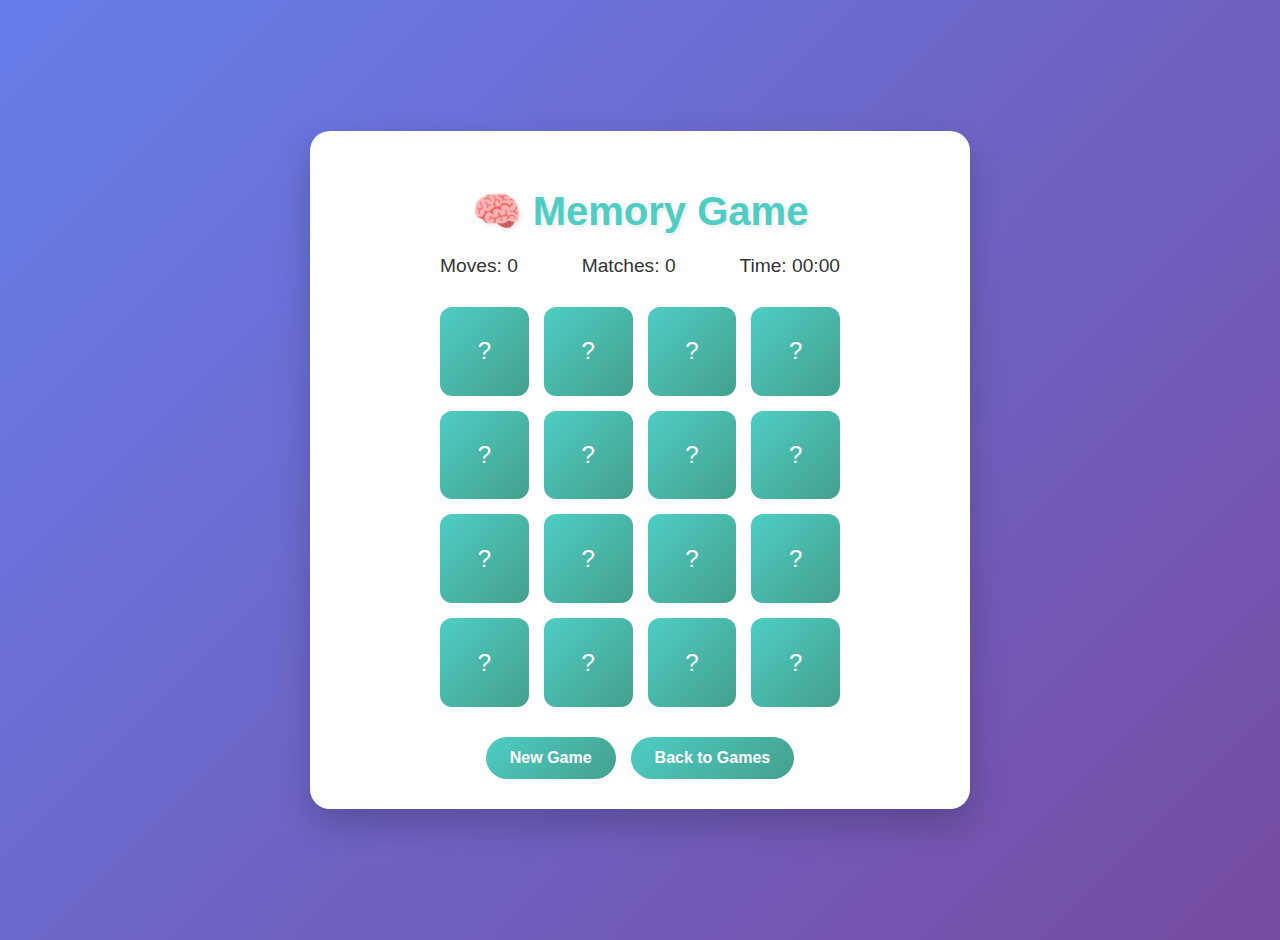
<file: memory.html>
<!DOCTYPE html>
<html lang="en">
<head>
    <meta charset="UTF-8">
    <meta name="viewport" content="width=device-width, initial-scale=1.0">
    <title>Memory Game</title>
    <style>
        body {
            margin: 0;
            padding: 20px;
            background: linear-gradient(135deg, #667eea 0%, #764ba2 100%);
            font-family: 'Arial', sans-serif;
            min-height: 100vh;
            display: flex;
            justify-content: center;
            align-items: center;
        }
        
        .game-container {
            background: white;
            border-radius: 20px;
            padding: 30px;
            box-shadow: 0 15px 35px rgba(0,0,0,0.2);
            text-align: center;
            max-width: 600px;
            width: 100%;
        }
        
        .game-title {
            color: #4ECDC4;
            font-size: 2.5rem;
            margin-bottom: 20px;
            text-shadow: 2px 2px 4px rgba(0,0,0,0.1);
        }
        
        .game-stats {
            display: flex;
            justify-content: space-between;
            margin-bottom: 30px;
            font-size: 1.2rem;
            color: #333;
            max-width: 400px;
            margin-left: auto;
            margin-right: auto;
            margin-bottom: 30px;
        }
        
        .memory-grid {
            display: grid;
            grid-template-columns: repeat(4, 1fr);
            gap: 15px;
            max-width: 400px;
            margin: 0 auto 30px;
        }
        
        .memory-card {
            aspect-ratio: 1;
            background: linear-gradient(135deg, #4ECDC4, #44A08D);
            border-radius: 12px;
            cursor: pointer;
            transition: all 0.3s ease;
            display: flex;
            justify-content: center;
            align-items: center;
            font-size: 2rem;
            color: white;
            position: relative;
            overflow: hidden;
        }
        
        .memory-card:hover {
            transform: scale(1.05);
            box-shadow: 0 8px 25px rgba(0,0,0,0.2);
        }
        
        .memory-card.flipped {
            background: white;
            color: #333;
            border: 3px solid #4ECDC4;
        }
        
        .memory-card.matched {
            background: linear-gradient(135deg, #00C851, #007E33);
            cursor: default;
            animation: pulse 0.6s ease-in-out;
        }
        
        .memory-card:not(.flipped) .card-content {
            display: none;
        }
        
        .card-back {
            position: absolute;
            top: 50%;
            left: 50%;
            transform: translate(-50%, -50%);
            font-size: 1.5rem;
        }
        
        .flipped .card-back {
            display: none;
        }
        
        .controls {
            display: flex;
            gap: 15px;
            justify-content: center;
            flex-wrap: wrap;
        }
        
        .control-btn {
            background: linear-gradient(135deg, #4ECDC4, #44A08D);
            color: white;
            border: none;
            padding: 12px 24px;
            border-radius: 25px;
            font-size: 1rem;
            cursor: pointer;
            transition: all 0.3s ease;
            font-weight: bold;
        }
        
        .control-btn:hover {
            transform: translateY(-2px);
            box-shadow: 0 5px 15px rgba(0,0,0,0.2);
        }
        
        .win-message {
            position: fixed;
            top: 50%;
            left: 50%;
            transform: translate(-50%, -50%);
            background: rgba(255, 255, 255, 0.95);
            padding: 40px;
            border-radius: 20px;
            text-align: center;
            box-shadow: 0 20px 50px rgba(0,0,0,0.3);
            display: none;
            z-index: 1000;
        }
        
        .win-message h2 {
            color: #4ECDC4;
            margin-bottom: 15px;
        }
        
        @keyframes pulse {
            0%, 100% { transform: scale(1); }
            50% { transform: scale(1.1); }
        }
        
        @media (max-width: 480px) {
            .memory-grid {
                max-width: 300px;
                gap: 10px;
            }
            
            .memory-card {
                font-size: 1.5rem;
            }
            
            .game-stats {
                flex-direction: column;
                gap: 10px;
            }
        }
    </style>
</head>
<body>
    <div class="game-container">
        <h1 class="game-title">🧠 Memory Game</h1>
        
        <div class="game-stats">
            <div>Moves: <span id="moves">0</span></div>
            <div>Matches: <span id="matches">0</span></div>
            <div>Time: <span id="timer">00:00</span></div>
        </div>
        
        <div class="memory-grid" id="gameGrid"></div>
        
        <div class="controls">
            <button class="control-btn" onclick="startGame()">New Game</button>
            <button class="control-btn" onclick="window.close()">Back to Games</button>
        </div>
        
        <div class="win-message" id="winMessage">
            <h2>🎉 Congratulations!</h2>
            <p>You completed the game!</p>
            <p>Moves: <span id="finalMoves"></span></p>
            <p>Time: <span id="finalTime"></span></p>
            <button class="control-btn" onclick="startGame()">Play Again</button>
        </div>
    </div>

    <script>
        const symbols = ['🌟', '🎨', '🚀', '🎵', '🌈', '⚡', '🔥', '💎'];
        let cards = [];
        let flippedCards = [];
        let matches = 0;
        let moves = 0;
        let gameTime = 0;
        let timer = null;
        let gameStarted = false;
        
        function shuffleArray(array) {
            const shuffled = [...array];
            for (let i = shuffled.length - 1; i > 0; i--) {
                const j = Math.floor(Math.random() * (i + 1));
                [shuffled[i], shuffled[j]] = [shuffled[j], shuffled[i]];
            }
            return shuffled;
        }
        
        function createCards() {
            const cardPairs = [...symbols, ...symbols];
            return shuffleArray(cardPairs);
        }
        
        function createCardElement(symbol, index) {
            const card = document.createElement('div');
            card.className = 'memory-card';
            card.dataset.index = index;
            card.dataset.symbol = symbol;
            card.innerHTML = `
                <div class="card-back">?</div>
                <div class="card-content">${symbol}</div>
            `;
            card.addEventListener('click', flipCard);
            return card;
        }
        
        function flipCard(e) {
            const card = e.currentTarget;
            
            if (!gameStarted) {
                startTimer();
                gameStarted = true;
            }
            
            if (card.classList.contains('flipped') || 
                card.classList.contains('matched') || 
                flippedCards.length >= 2) {
                return;
            }
            
            card.classList.add('flipped');
            flippedCards.push(card);
            
            if (flippedCards.length === 2) {
                moves++;
                document.getElementById('moves').textContent = moves;
                
                setTimeout(checkMatch, 1000);
            }
        }
        
        function checkMatch() {
            const [card1, card2] = flippedCards;
            
            if (card1.dataset.symbol === card2.dataset.symbol) {
                card1.classList.add('matched');
                card2.classList.add('matched');
                matches++;
                document.getElementById('matches').textContent = matches;
                
                if (matches === symbols.length) {
                    endGame();
                }
            } else {
                card1.classList.remove('flipped');
                card2.classList.remove('flipped');
            }
            
            flippedCards = [];
        }
        
        function startTimer() {
            timer = setInterval(() => {
                gameTime++;
                const minutes = Math.floor(gameTime / 60);
                const seconds = gameTime % 60;
                document.getElementById('timer').textContent = 
                    `${minutes.toString().padStart(2, '0')}:${seconds.toString().padStart(2, '0')}`;
            }, 1000);
        }
        
        function endGame() {
            clearInterval(timer);
            document.getElementById('finalMoves').textContent = moves;
            document.getElementById('finalTime').textContent = document.getElementById('timer').textContent;
            document.getElementById('winMessage').style.display = 'block';
        }
        
        function startGame() {
            cards = createCards();
            matches = 0;
            moves = 0;
            gameTime = 0;
            gameStarted = false;
            flippedCards = [];
            
            if (timer) {
                clearInterval(timer);
                timer = null;
            }
            
            document.getElementById('moves').textContent = '0';
            document.getElementById('matches').textContent = '0';
            document.getElementById('timer').textContent = '00:00';
            document.getElementById('winMessage').style.display = 'none';
            
            const gameGrid = document.getElementById('gameGrid');
            gameGrid.innerHTML = '';
            
            cards.forEach((symbol, index) => {
                const cardElement = createCardElement(symbol, index);
                gameGrid.appendChild(cardElement);
            });
        }
        
        // Initialize game
        startGame();
    </script>
</body>
</html>
</file>
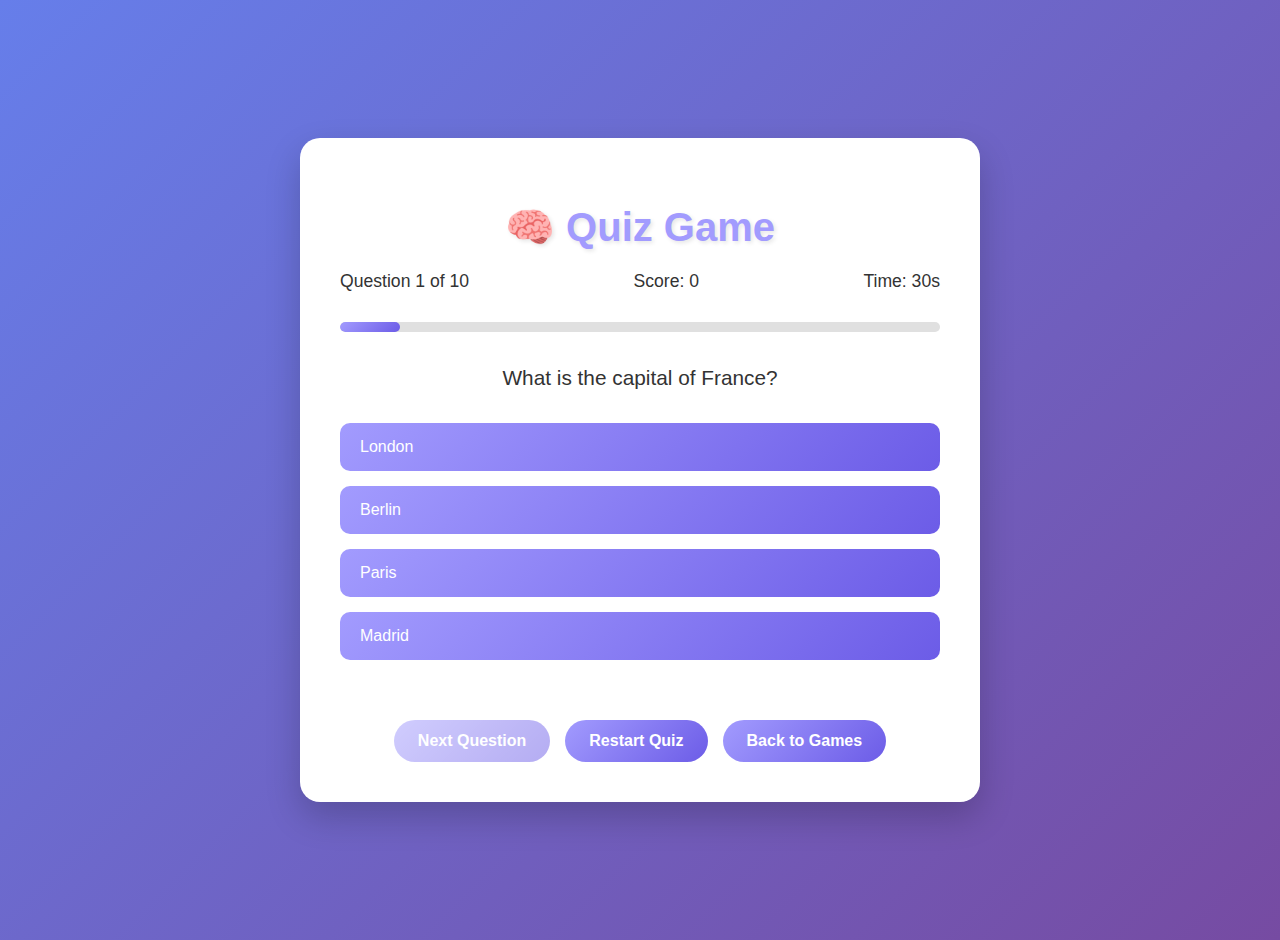
<file: quiz.html>
<!DOCTYPE html>
<html lang="en">
<head>
    <meta charset="UTF-8">
    <meta name="viewport" content="width=device-width, initial-scale=1.0">
    <title>Quiz Game</title>
    <style>
        body {
            margin: 0;
            padding: 20px;
            background: linear-gradient(135deg, #667eea 0%, #764ba2 100%);
            font-family: 'Arial', sans-serif;
            min-height: 100vh;
            display: flex;
            justify-content: center;
            align-items: center;
        }
        
        .game-container {
            background: white;
            border-radius: 20px;
            padding: 40px;
            box-shadow: 0 15px 35px rgba(0,0,0,0.2);
            text-align: center;
            max-width: 600px;
            width: 100%;
        }
        
        .game-title {
            color: #A29BFE;
            font-size: 2.5rem;
            margin-bottom: 20px;
            text-shadow: 2px 2px 4px rgba(0,0,0,0.1);
        }
        
        .quiz-header {
            display: flex;
            justify-content: space-between;
            margin-bottom: 30px;
            font-size: 1.1rem;
            color: #333;
        }
        
        .progress-bar {
            width: 100%;
            height: 10px;
            background: #e0e0e0;
            border-radius: 5px;
            margin-bottom: 30px;
            overflow: hidden;
        }
        
        .progress-fill {
            height: 100%;
            background: linear-gradient(135deg, #A29BFE, #6C5CE7);
            border-radius: 5px;
            transition: width 0.3s ease;
            width: 0%;
        }
        
        .question-container {
            margin-bottom: 30px;
            min-height: 200px;
            display: flex;
            flex-direction: column;
            justify-content: center;
        }
        
        .question {
            font-size: 1.3rem;
            color: #333;
            margin-bottom: 30px;
            line-height: 1.5;
            font-weight: 500;
        }
        
        .answers {
            display: grid;
            gap: 15px;
            margin-bottom: 30px;
        }
        
        .answer-btn {
            background: linear-gradient(135deg, #A29BFE, #6C5CE7);
            color: white;
            border: none;
            padding: 15px 20px;
            border-radius: 10px;
            font-size: 1rem;
            cursor: pointer;
            transition: all 0.3s ease;
            text-align: left;
            position: relative;
            overflow: hidden;
        }
        
        .answer-btn:hover {
            transform: translateY(-2px);
            box-shadow: 0 5px 15px rgba(0,0,0,0.2);
        }
        
        .answer-btn.correct {
            background: linear-gradient(135deg, #00b894, #00a085);
        }
        
        .answer-btn.incorrect {
            background: linear-gradient(135deg, #e74c3c, #c0392b);
        }
        
        .answer-btn.disabled {
            cursor: not-allowed;
            opacity: 0.7;
        }
        
        .controls {
            display: flex;
            gap: 15px;
            justify-content: center;
        }
        
        .control-btn {
            background: linear-gradient(135deg, #A29BFE, #6C5CE7);
            color: white;
            border: none;
            padding: 12px 24px;
            border-radius: 25px;
            font-size: 1rem;
            cursor: pointer;
            transition: all 0.3s ease;
            font-weight: bold;
        }
        
        .control-btn:hover {
            transform: translateY(-2px);
            box-shadow: 0 5px 15px rgba(0,0,0,0.2);
        }
        
        .control-btn:disabled {
            opacity: 0.5;
            cursor: not-allowed;
            transform: none;
        }
        
        .results {
            display: none;
            text-align: center;
        }
        
        .results h2 {
            color: #A29BFE;
            margin-bottom: 20px;
        }
        
        .score-display {
            font-size: 2rem;
            margin: 20px 0;
            color: #333;
        }
        
        .score-bar {
            width: 100%;
            height: 30px;
            background: #e0e0e0;
            border-radius: 15px;
            margin: 20px 0;
            overflow: hidden;
            position: relative;
        }
        
        .score-fill {
            height: 100%;
            background: linear-gradient(135deg, #00b894, #00a085);
            border-radius: 15px;
            transition: width 1s ease;
            width: 0%;
        }
        
        .score-text {
            position: absolute;
            top: 50%;
            left: 50%;
            transform: translate(-50%, -50%);
            color: white;
            font-weight: bold;
        }
        
        @media (max-width: 480px) {
            .quiz-header {
                flex-direction: column;
                gap: 10px;
                text-align: center;
            }
            
            .question {
                font-size: 1.1rem;
            }
            
            .answer-btn {
                padding: 12px 15px;
                font-size: 0.9rem;
            }
        }
    </style>
</head>
<body>
    <div class="game-container">
        <h1 class="game-title">🧠 Quiz Game</h1>
        
        <div id="quizArea">
            <div class="quiz-header">
                <div>Question <span id="currentQuestion">1</span> of <span id="totalQuestions">10</span></div>
                <div>Score: <span id="score">0</span></div>
                <div>Time: <span id="timer">30</span>s</div>
            </div>
            
            <div class="progress-bar">
                <div class="progress-fill" id="progressFill"></div>
            </div>
            
            <div class="question-container">
                <div class="question" id="questionText"></div>
                <div class="answers" id="answersContainer"></div>
            </div>
            
            <div class="controls">
                <button class="control-btn" id="nextBtn" onclick="nextQuestion()" disabled>Next Question</button>
                <button class="control-btn" onclick="restartQuiz()">Restart Quiz</button>
                <button class="control-btn" onclick="window.close()">Back to Games</button>
            </div>
        </div>
        
        <div class="results" id="resultsArea">
            <h2>🎉 Quiz Complete!</h2>
            <div class="score-display">
                Your Score: <span id="finalScore">0</span> / <span id="maxScore">100</span>
            </div>
            <div class="score-bar">
                <div class="score-fill" id="scoreFill"></div>
                <div class="score-text" id="scoreText">0%</div>
            </div>
            <p id="resultMessage"></p>
            <button class="control-btn" onclick="restartQuiz()">Play Again</button>
        </div>
    </div>

    <script>
        const questions = [
            {
                question: "What is the capital of France?",
                answers: ["London", "Berlin", "Paris", "Madrid"],
                correct: 2
            },
            {
                question: "Which planet is known as the Red Planet?",
                answers: ["Venus", "Mars", "Jupiter", "Saturn"],
                correct: 1
            },
            {
                question: "What is 2 + 2 × 3?",
                answers: ["12", "8", "10", "6"],
                correct: 1
            },
            {
                question: "Who painted the Mona Lisa?",
                answers: ["Van Gogh", "Picasso", "Da Vinci", "Monet"],
                correct: 2
            },
            {
                question: "What is the largest mammal in the world?",
                answers: ["Elephant", "Blue Whale", "Giraffe", "Hippopotamus"],
                correct: 1
            },
            {
                question: "Which element has the chemical symbol 'O'?",
                answers: ["Gold", "Oxygen", "Silver", "Iron"],
                correct: 1
            },
            {
                question: "In which year did World War II end?",
                answers: ["1944", "1945", "1946", "1943"],
                correct: 1
            },
            {
                question: "What is the smallest country in the world?",
                answers: ["Monaco", "Vatican City", "San Marino", "Liechtenstein"],
                correct: 1
            },
            {
                question: "Which ocean is the largest?",
                answers: ["Atlantic", "Indian", "Arctic", "Pacific"],
                correct: 3
            },
            {
                question: "What is the speed of light?",
                answers: ["300,000 km/s", "150,000 km/s", "299,792,458 m/s", "186,000 miles/s"],
                correct: 2
            }
        ];
        
        let currentQuestionIndex = 0;
        let score = 0;
        let timeLeft = 30;
        let timer = null;
        let selectedAnswer = null;
        
        function shuffleArray(array) {
            const shuffled = [...array];
            for (let i = shuffled.length - 1; i > 0; i--) {
                const j = Math.floor(Math.random() * (i + 1));
                [shuffled[i], shuffled[j]] = [shuffled[j], shuffled[i]];
            }
            return shuffled;
        }
        
        function startQuiz() {
            currentQuestionIndex = 0;
            score = 0;
            selectedAnswer = null;
            
            document.getElementById('quizArea').style.display = 'block';
            document.getElementById('resultsArea').style.display = 'none';
            
            updateDisplay();
            loadQuestion();
            startTimer();
        }
        
        function loadQuestion() {
            const question = questions[currentQuestionIndex];
            const questionElement = document.getElementById('questionText');
            const answersContainer = document.getElementById('answersContainer');
            
            questionElement.textContent = question.question;
            answersContainer.innerHTML = '';
            
            question.answers.forEach((answer, index) => {
                const button = document.createElement('button');
                button.className = 'answer-btn';
                button.textContent = answer;
                button.onclick = () => selectAnswer(index);
                answersContainer.appendChild(button);
            });
            
            document.getElementById('nextBtn').disabled = true;
            selectedAnswer = null;
            timeLeft = 30;
        }
        
        function selectAnswer(answerIndex) {
            if (selectedAnswer !== null) return;
            
            selectedAnswer = answerIndex;
            const question = questions[currentQuestionIndex];
            const buttons = document.querySelectorAll('.answer-btn');
            
            buttons.forEach((btn, index) => {
                btn.classList.add('disabled');
                if (index === question.correct) {
                    btn.classList.add('correct');
                } else if (index === answerIndex) {
                    btn.classList.add('incorrect');
                }
            });
            
            if (answerIndex === question.correct) {
                score += Math.max(10, Math.floor(timeLeft / 3));
            }
            
            updateDisplay();
            document.getElementById('nextBtn').disabled = false;
            clearInterval(timer);
        }
        
        function nextQuestion() {
            currentQuestionIndex++;
            if (currentQuestionIndex >= questions.length) {
                showResults();
            } else {
                loadQuestion();
                startTimer();
            }
        }
        
        function startTimer() {
            timer = setInterval(() => {
                timeLeft--;
                document.getElementById('timer').textContent = timeLeft;
                
                if (timeLeft <= 0) {
                    clearInterval(timer);
                    if (selectedAnswer === null) {
                        selectAnswer(-1); // Auto-select wrong answer
                        setTimeout(() => {
                            document.getElementById('nextBtn').disabled = false;
                        }, 1000);
                    }
                }
            }, 1000);
        }
        
        function updateDisplay() {
            document.getElementById('currentQuestion').textContent = currentQuestionIndex + 1;
            document.getElementById('totalQuestions').textContent = questions.length;
            document.getElementById('score').textContent = score;
            
            const progress = ((currentQuestionIndex + 1) / questions.length) * 100;
            document.getElementById('progressFill').style.width = progress + '%';
        }
        
        function showResults() {
            document.getElementById('quizArea').style.display = 'none';
            document.getElementById('resultsArea').style.display = 'block';
            
            const maxScore = questions.length * 20; // Assuming max 20 points per question
            const percentage = Math.round((score / maxScore) * 100);
            
            document.getElementById('finalScore').textContent = score;
            document.getElementById('maxScore').textContent = maxScore;
            document.getElementById('scoreText').textContent = percentage + '%';
            
            setTimeout(() => {
                document.getElementById('scoreFill').style.width = percentage + '%';
            }, 500);
            
            let message = '';
            if (percentage >= 90) {
                message = '🌟 Outstanding! You\'re a quiz master!';
            } else if (percentage >= 70) {
                message = '🎯 Great job! Well done!';
            } else if (percentage >= 50) {
                message = '👍 Good effort! Keep practicing!';
            } else {
                message = '💪 Keep trying! You\'ll do better next time!';
            }
            
            document.getElementById('resultMessage').textContent = message;
        }
        
        function restartQuiz() {
            startQuiz();
        }
        
        // Initialize the quiz
        startQuiz();
    </script>
</body>
</html>
</file>
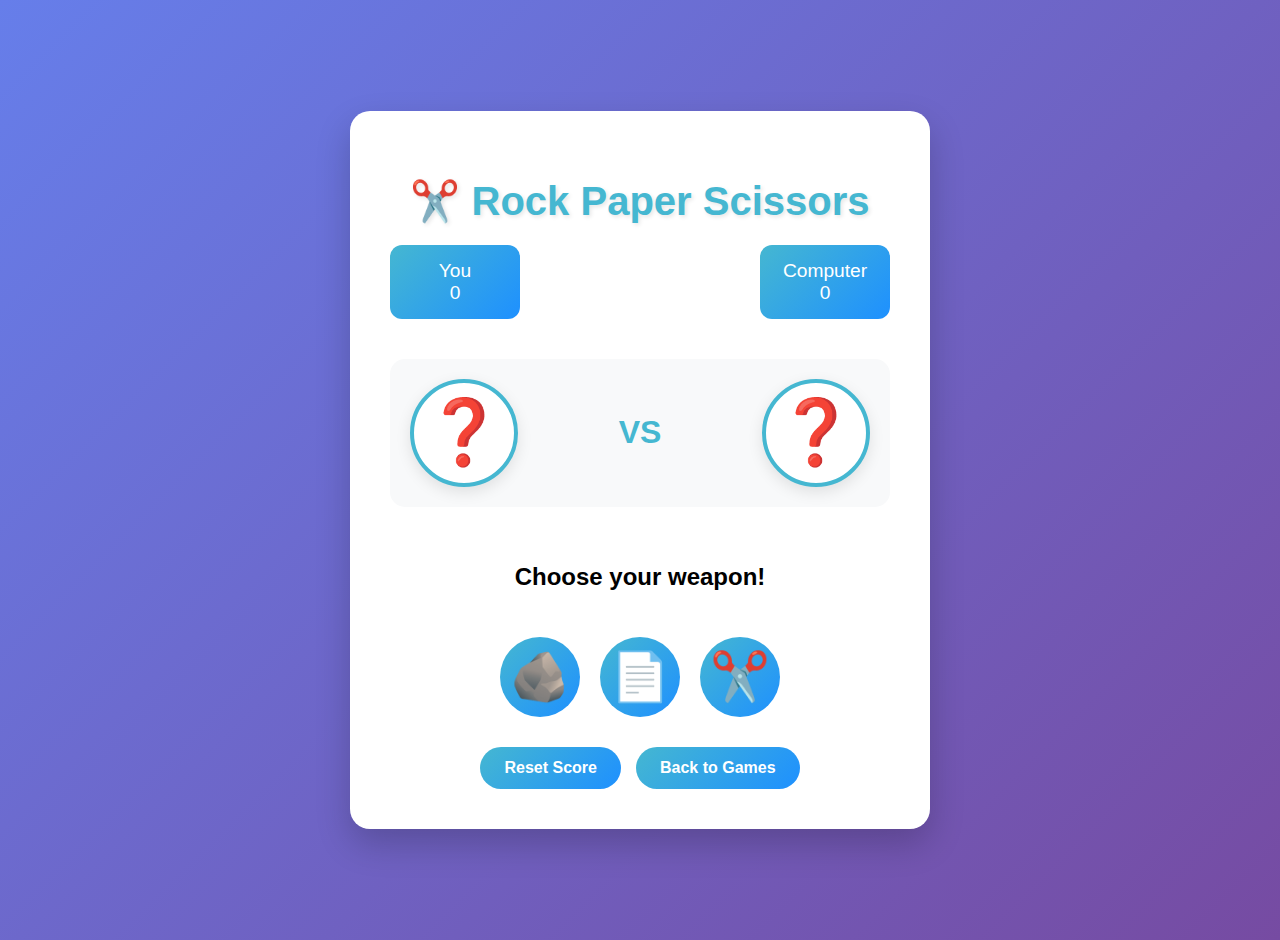
<file: rock-paper-scissors.html>
<!DOCTYPE html>
<html lang="en">
<head>
    <meta charset="UTF-8">
    <meta name="viewport" content="width=device-width, initial-scale=1.0">
    <title>Rock Paper Scissors</title>
    <style>
        body {
            margin: 0;
            padding: 20px;
            background: linear-gradient(135deg, #667eea 0%, #764ba2 100%);
            font-family: 'Arial', sans-serif;
            min-height: 100vh;
            display: flex;
            justify-content: center;
            align-items: center;
        }
        
        .game-container {
            background: white;
            border-radius: 20px;
            padding: 40px;
            box-shadow: 0 15px 35px rgba(0,0,0,0.2);
            text-align: center;
            max-width: 500px;
            width: 100%;
        }
        
        .game-title {
            color: #45B7D1;
            font-size: 2.5rem;
            margin-bottom: 20px;
            text-shadow: 2px 2px 4px rgba(0,0,0,0.1);
        }
        
        .scoreboard {
            display: flex;
            justify-content: space-between;
            margin-bottom: 30px;
            font-size: 1.2rem;
            color: #333;
        }
        
        .score-item {
            padding: 15px;
            background: linear-gradient(135deg, #45B7D1, #1E90FF);
            color: white;
            border-radius: 12px;
            min-width: 100px;
        }
        
        .battle-area {
            display: flex;
            justify-content: space-between;
            align-items: center;
            margin: 40px 0;
            padding: 20px;
            background: #f8f9fa;
            border-radius: 15px;
        }
        
        .player-choice, .computer-choice {
            font-size: 4rem;
            background: white;
            width: 100px;
            height: 100px;
            border-radius: 50%;
            display: flex;
            justify-content: center;
            align-items: center;
            border: 4px solid #45B7D1;
            box-shadow: 0 5px 15px rgba(0,0,0,0.1);
        }
        
        .vs {
            font-size: 2rem;
            font-weight: bold;
            color: #45B7D1;
        }
        
        .choices {
            display: flex;
            justify-content: center;
            gap: 20px;
            margin: 30px 0;
        }
        
        .choice-btn {
            background: linear-gradient(135deg, #45B7D1, #1E90FF);
            color: white;
            border: none;
            padding: 20px;
            border-radius: 50%;
            font-size: 3rem;
            cursor: pointer;
            transition: all 0.3s ease;
            width: 80px;
            height: 80px;
            display: flex;
            justify-content: center;
            align-items: center;
        }
        
        .choice-btn:hover {
            transform: scale(1.1);
            box-shadow: 0 8px 25px rgba(0,0,0,0.2);
        }
        
        .choice-btn:active {
            transform: scale(0.95);
        }
        
        .result-message {
            font-size: 1.5rem;
            font-weight: bold;
            margin: 20px 0;
            min-height: 60px;
            display: flex;
            align-items: center;
            justify-content: center;
        }
        
        .win {
            color: #28a745;
        }
        
        .lose {
            color: #dc3545;
        }
        
        .tie {
            color: #ffc107;
        }
        
        .controls {
            display: flex;
            gap: 15px;
            justify-content: center;
            margin-top: 30px;
        }
        
        .control-btn {
            background: linear-gradient(135deg, #45B7D1, #1E90FF);
            color: white;
            border: none;
            padding: 12px 24px;
            border-radius: 25px;
            font-size: 1rem;
            cursor: pointer;
            transition: all 0.3s ease;
            font-weight: bold;
        }
        
        .control-btn:hover {
            transform: translateY(-2px);
            box-shadow: 0 5px 15px rgba(0,0,0,0.2);
        }
        
        @keyframes shake {
            0%, 100% { transform: translateX(0); }
            25% { transform: translateX(-5px); }
            75% { transform: translateX(5px); }
        }
        
        .shake {
            animation: shake 0.5s ease-in-out;
        }
        
        @media (max-width: 480px) {
            .choices {
                flex-direction: row;
                gap: 15px;
            }
            
            .choice-btn {
                width: 70px;
                height: 70px;
                font-size: 2.5rem;
            }
            
            .battle-area {
                flex-direction: column;
                gap: 20px;
            }
            
            .player-choice, .computer-choice {
                width: 80px;
                height: 80px;
                font-size: 3rem;
            }
        }
    </style>
</head>
<body>
    <div class="game-container">
        <h1 class="game-title">✂️ Rock Paper Scissors</h1>
        
        <div class="scoreboard">
            <div class="score-item">
                <div>You</div>
                <div id="playerScore">0</div>
            </div>
            <div class="score-item">
                <div>Computer</div>
                <div id="computerScore">0</div>
            </div>
        </div>
        
        <div class="battle-area">
            <div class="player-choice" id="playerChoice">❓</div>
            <div class="vs">VS</div>
            <div class="computer-choice" id="computerChoice">❓</div>
        </div>
        
        <div class="result-message" id="resultMessage">
            Choose your weapon!
        </div>
        
        <div class="choices">
            <button class="choice-btn" onclick="playGame('rock')" title="Rock">🪨</button>
            <button class="choice-btn" onclick="playGame('paper')" title="Paper">📄</button>
            <button class="choice-btn" onclick="playGame('scissors')" title="Scissors">✂️</button>
        </div>
        
        <div class="controls">
            <button class="control-btn" onclick="resetScore()">Reset Score</button>
            <button class="control-btn" onclick="window.close()">Back to Games</button>
        </div>
    </div>

    <script>
        let playerScore = 0;
        let computerScore = 0;
        
        const choices = {
            rock: '🪨',
            paper: '📄',
            scissors: '✂️'
        };
        
        const winConditions = {
            rock: 'scissors',
            paper: 'rock',
            scissors: 'paper'
        };
        
        function getComputerChoice() {
            const choices = ['rock', 'paper', 'scissors'];
            return choices[Math.floor(Math.random() * choices.length)];
        }
        
        function determineWinner(playerChoice, computerChoice) {
            if (playerChoice === computerChoice) {
                return 'tie';
            } else if (winConditions[playerChoice] === computerChoice) {
                return 'win';
            } else {
                return 'lose';
            }
        }
        
        function updateDisplay(playerChoice, computerChoice, result) {
            document.getElementById('playerChoice').textContent = choices[playerChoice];
            document.getElementById('computerChoice').textContent = choices[computerChoice];
            
            const resultMessage = document.getElementById('resultMessage');
            resultMessage.className = 'result-message ' + result;
            
            switch (result) {
                case 'win':
                    resultMessage.textContent = '🎉 You Win!';
                    playerScore++;
                    break;
                case 'lose':
                    resultMessage.textContent = '😔 You Lose!';
                    computerScore++;
                    document.querySelector('.battle-area').classList.add('shake');
                    setTimeout(() => {
                        document.querySelector('.battle-area').classList.remove('shake');
                    }, 500);
                    break;
                case 'tie':
                    resultMessage.textContent = '🤝 It\'s a Tie!';
                    break;
            }
            
            document.getElementById('playerScore').textContent = playerScore;
            document.getElementById('computerScore').textContent = computerScore;
        }
        
        function playGame(playerChoice) {
            const computerChoice = getComputerChoice();
            const result = determineWinner(playerChoice, computerChoice);
            
            // Add some suspense
            document.getElementById('playerChoice').textContent = '❓';
            document.getElementById('computerChoice').textContent = '❓';
            document.getElementById('resultMessage').textContent = 'Battle in progress...';
            
            setTimeout(() => {
                updateDisplay(playerChoice, computerChoice, result);
            }, 1000);
        }
        
        function resetScore() {
            playerScore = 0;
            computerScore = 0;
            document.getElementById('playerScore').textContent = '0';
            document.getElementById('computerScore').textContent = '0';
            document.getElementById('playerChoice').textContent = '❓';
            document.getElementById('computerChoice').textContent = '❓';
            document.getElementById('resultMessage').textContent = 'Choose your weapon!';
            document.getElementById('resultMessage').className = 'result-message';
        }
    </script>
</body>
</html>
</file>
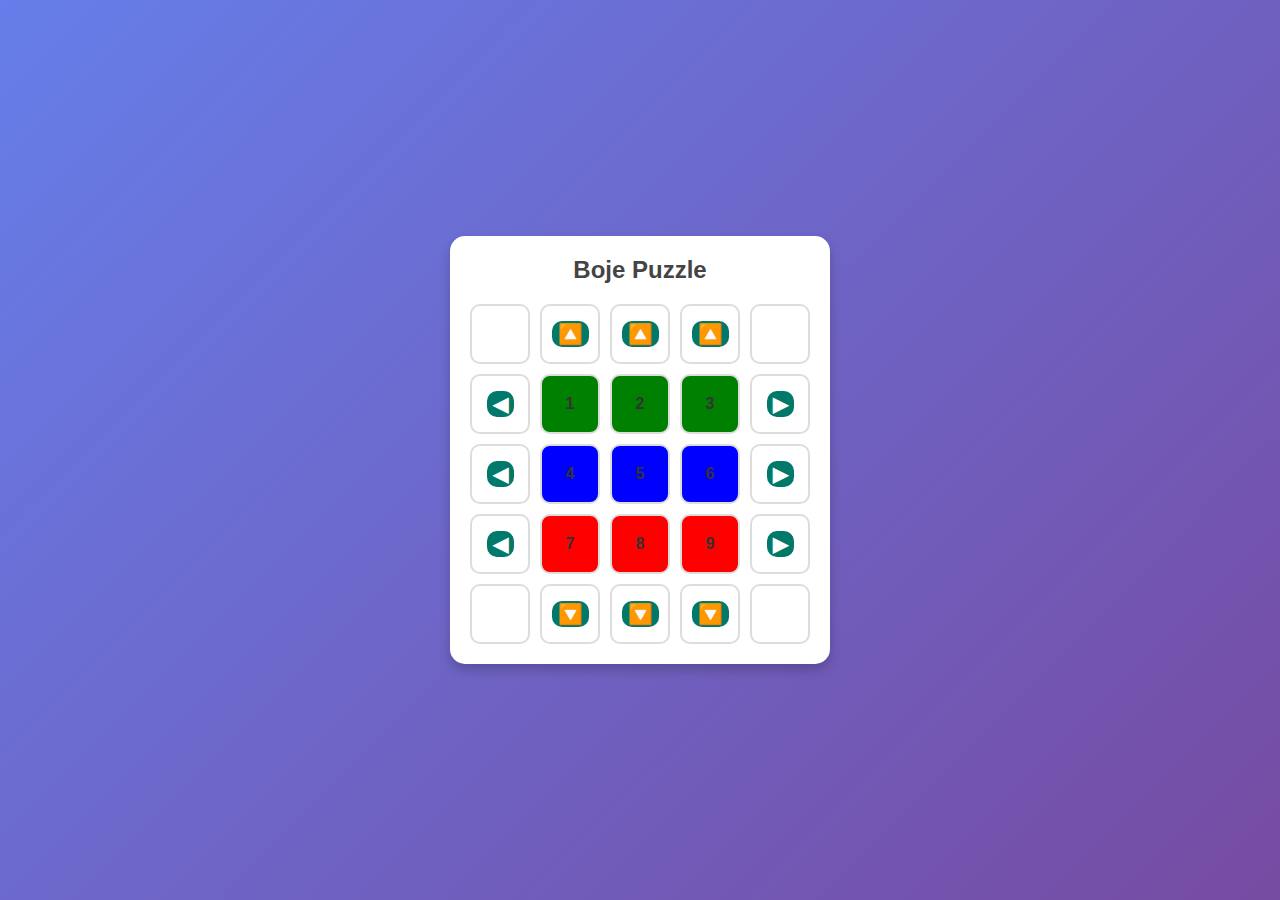
<file: rubiks-2d.html>
<!DOCTYPE html>
<html lang="en">
<head>
  <meta charset="UTF-8" />
  <title>CSS Puzzle Game</title>
  <style>
    * {
      box-sizing: border-box;
    }

    body {
      margin: 0;
      font-family: 'Arial', sans-serif;
      background: linear-gradient(135deg, #f7f7f7, #e2e2e2);
      display: flex;
      align-items: center;
      justify-content: center;
      height: 100vh;
    }

    .game-wrapper {
      background-color: #fff;
      border-radius: 15px;
      box-shadow: 0 6px 12px rgba(0, 0, 0, 0.2);
      padding: 20px;
      display: flex;
      flex-direction: column;
      align-items: center;
      gap: 20px;
    }

    .grid {
      display: grid;
      grid-template-columns: repeat(5, 60px);
      grid-template-rows: repeat(5, 60px);
      gap: 10px;
    }

    .grid div,
    .grid button {
      border-radius: 10px;
      font-weight: bold;
      font-size: 16px;
      display: flex;
      align-items: center;
      justify-content: center;
      border: none;
    }

    .grid div {
      background-color: #ffffff;
      border: 2px solid #ddd;
      color: #333;
      transition: background-color 0.3s ease, transform 0.3s ease;
    }

    .grid div:hover {
      transform: scale(1.05);
    }

    .grid button {
      background-color: #00796b;
      color: white;
      cursor: pointer;
      font-size: 20px;
      transition: background-color 0.3s ease, transform 0.2s ease;
    }

    .grid button:hover {
      background-color: #004d40;
      transform: scale(1.1);
    }

    .grid button:focus {
      outline: none;
    }

    h1 {
      margin: 0;
      font-size: 24px;
      color: #444;
    }
    body {
            margin: 0;
            padding: 20px;
            background: linear-gradient(135deg, #667eea 0%, #764ba2 100%);
            font-family: 'Arial', sans-serif;
            min-height: 100vh;
            display: flex;
            justify-content: center;
            align-items: center;
        }
        
        .game-container {
            background: white;
            border-radius: 20px;
            padding: 40px;
            box-shadow: 0 15px 35px rgba(0,0,0,0.2);
            text-align: center;
            max-width: 500px;
            width: 100%;
        }
        
        .game-title {
            color: #45B7D1;
            font-size: 2.5rem;
            margin-bottom: 20px;
            text-shadow: 2px 2px 4px rgba(0,0,0,0.1);
        }
  </style>
</head>
<body onload="input()">
  <div class="game-wrapper">
    <h1>Boje Puzzle</h1>
    <div class="grid" onclick="pobjeda()">
      <div></div>
      <div><button onclick="up1()">🔼</button></div>
      <div><button onclick="up2()">🔼</button></div>
      <div><button onclick="up3()">🔼</button></div>
      <div></div>

      <div><button onclick="left1()">◀</button></div>
      <div id="1">1</div>
      <div id="2">2</div>
      <div id="3">3</div>
      <div><button onclick="right1()">▶</button></div>

      <div><button onclick="left2()">◀</button></div>
      <div id="4">4</div>
      <div id="5">5</div>
      <div id="6">6</div>
      <div><button onclick="right2()">▶</button></div>

      <div><button onclick="left3()">◀</button></div>
      <div id="7">7</div>
      <div id="8">8</div>
      <div id="9">9</div>
      <div><button onclick="right3()">▶</button></div>

      <div></div>
      <div><button onclick="down1()">🔽</button></div>
      <div><button onclick="down2()">🔽</button></div>
      <div><button onclick="down3()">🔽</button></div>
      <div></div>
    </div>
  </div>

  <script>
    function input() {
      document.getElementById("1").style.background = "green";
      document.getElementById("2").style.background = "green";
      document.getElementById("3").style.background = "green";
      document.getElementById("4").style.background = "blue";
      document.getElementById("5").style.background = "blue";
      document.getElementById("6").style.background = "blue";
      document.getElementById("7").style.background = "red";
      document.getElementById("8").style.background = "red";
      document.getElementById("9").style.background = "red";
    }

    function rotateRow(ids, direction) {
      const colors = ids.map(id => document.getElementById(id).style.background);
      const rotated = direction === "right"
        ? [colors[2], colors[0], colors[1]]
        : [colors[1], colors[2], colors[0]];
      ids.forEach((id, i) => {
        document.getElementById(id).style.background = rotated[i];
      });
    }

    function rotateCol(ids, direction) {
      const colors = ids.map(id => document.getElementById(id).style.background);
      const rotated = direction === "up"
        ? [colors[1], colors[2], colors[0]]
        : [colors[2], colors[0], colors[1]];
      ids.forEach((id, i) => {
        document.getElementById(id).style.background = rotated[i];
      });
    }

    function right1() { rotateRow(["1", "2", "3"], "right"); }
    function right2() { rotateRow(["4", "5", "6"], "right"); }
    function right3() { rotateRow(["7", "8", "9"], "right"); }
    function left1() { rotateRow(["1", "2", "3"], "left"); }
    function left2() { rotateRow(["4", "5", "6"], "left"); }
    function left3() { rotateRow(["7", "8", "9"], "left"); }
    function up1() { rotateCol(["1", "4", "7"], "up"); }
    function up2() { rotateCol(["2", "5", "8"], "up"); }
    function up3() { rotateCol(["3", "6", "9"], "up"); }
    function down1() { rotateCol(["1", "4", "7"], "down"); }
    function down2() { rotateCol(["2", "5", "8"], "down"); }
    function down3() { rotateCol(["3", "6", "9"], "down"); }

    function pobjeda() {
      const b = id => document.getElementById(b = id).style.background;
      if (
        b(1) === b(2) && b(1) === b(3) &&
        b(4) === b(5) && b(4) === b(6) &&
        b(7) === b(8) && b(7) === b(9) ||
        b(1) === b(4) && b(1) === b(7) &&
        b(2) === b(5) && b(2) === b(8) &&
        b(3) === b(6) && b(3) === b(9)
      ) {
        alert("Pobjeda!");
      }
    }
  </script>
</body>
</html>
</file>
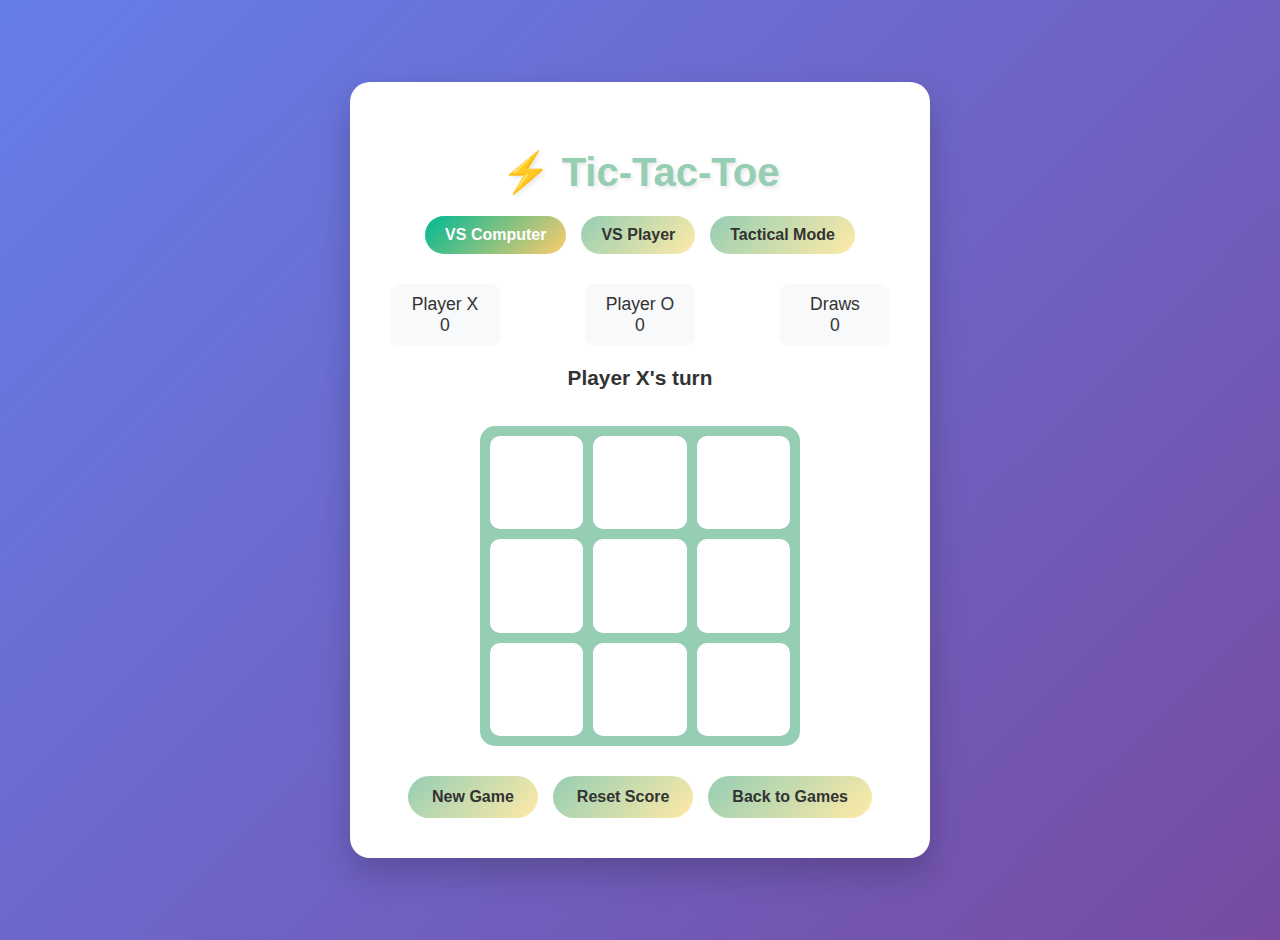
<file: tic-tac-toe.html>
<!DOCTYPE html>
<html lang="en">
<head>
    <meta charset="UTF-8">
    <meta name="viewport" content="width=device-width, initial-scale=1.0">
    <title>Tic-Tac-Toe</title>
    <style>
        body {
            margin: 0;
            padding: 20px;
            background: linear-gradient(135deg, #667eea 0%, #764ba2 100%);
            font-family: 'Arial', sans-serif;
            min-height: 100vh;
            display: flex;
            justify-content: center;
            align-items: center;
        }
        
        .game-container {
            background: white;
            border-radius: 20px;
            padding: 40px;
            box-shadow: 0 15px 35px rgba(0,0,0,0.2);
            text-align: center;
            max-width: 500px;
            width: 100%;
        }
        
        .game-title {
            color: #96CEB4;
            font-size: 2.5rem;
            margin-bottom: 20px;
            text-shadow: 2px 2px 4px rgba(0,0,0,0.1);
        }
        
        .game-modes {
            display: flex;
            justify-content: center;
            gap: 15px;
            margin-bottom: 30px;
        }
        
        .mode-btn {
            background: linear-gradient(135deg, #96CEB4, #FFEAA7);
            color: #333;
            border: none;
            padding: 10px 20px;
            border-radius: 25px;
            font-size: 1rem;
            cursor: pointer;
            transition: all 0.3s ease;
            font-weight: bold;
        }
        
        .mode-btn.active {
            background: linear-gradient(135deg, #00B894, #FDCB6E);
            color: white;
        }
        
        .mode-btn:hover {
            transform: translateY(-2px);
            box-shadow: 0 5px 15px rgba(0,0,0,0.2);
        }
        
        .status {
            font-size: 1.3rem;
            margin-bottom: 30px;
            color: #333;
            font-weight: bold;
            min-height: 30px;
        }
        
        .game-board {
            display: grid;
            grid-template-columns: repeat(3, 1fr);
            gap: 10px;
            max-width: 300px;
            margin: 0 auto 30px;
            background: #96CEB4;
            padding: 10px;
            border-radius: 15px;
        }
        
        .cell {
            aspect-ratio: 1;
            background: white;
            border: none;
            border-radius: 10px;
            font-size: 2.5rem;
            font-weight: bold;
            cursor: pointer;
            transition: all 0.3s ease;
            display: flex;
            justify-content: center;
            align-items: center;
            color: #333;
        }
        
        .cell:hover:empty {
            background: #f0f0f0;
            transform: scale(1.05);
        }
        
        .cell.x {
            color: #e74c3c;
        }
        
        .cell.o {
            color: #3498db;
        }
        
        .cell.winning {
            background: linear-gradient(135deg, #00C851, #007E33);
            color: white;
            animation: pulse 0.6s ease-in-out infinite;
        }
        
        .controls {
            display: flex;
            gap: 15px;
            justify-content: center;
            flex-wrap: wrap;
        }
        
        .control-btn {
            background: linear-gradient(135deg, #96CEB4, #FFEAA7);
            color: #333;
            border: none;
            padding: 12px 24px;
            border-radius: 25px;
            font-size: 1rem;
            cursor: pointer;
            transition: all 0.3s ease;
            font-weight: bold;
        }
        
        .control-btn:hover {
            transform: translateY(-2px);
            box-shadow: 0 5px 15px rgba(0,0,0,0.2);
        }
        
        .scoreboard {
            display: flex;
            justify-content: space-between;
            margin-bottom: 20px;
            font-size: 1.1rem;
            color: #333;
        }
        
        .score-item {
            padding: 10px 15px;
            background: #f8f9fa;
            border-radius: 10px;
            min-width: 80px;
        }
        
        @keyframes pulse {
            0%, 100% { transform: scale(1); }
            50% { transform: scale(1.1); }
        }
        
        @media (max-width: 480px) {
            .game-board {
                max-width: 250px;
            }
            
            .cell {
                font-size: 2rem;
            }
            
            .game-modes {
                flex-direction: column;
                align-items: center;
            }
        }
    </style>
</head>
<body>
    <div class="game-container">
        <h1 class="game-title">⚡ Tic-Tac-Toe</h1>
        
        <div class="game-modes">
            <button class="mode-btn active" onclick="setMode('vs-computer')">VS Computer</button>
            <button class="mode-btn" onclick="setMode('vs-player')">VS Player</button>
            <button class="mode-btn" onclick="setMode('tactical')">Tactical Mode</button>
        </div>
        
        <div class="scoreboard">
            <div class="score-item">
                <div>Player X</div>
                <div id="scoreX">0</div>
            </div>
            <div class="score-item">
                <div>Player O</div>
                <div id="scoreO">0</div>
            </div>
            <div class="score-item">
                <div>Draws</div>
                <div id="scoreDraw">0</div>
            </div>
        </div>
        
        <div class="status" id="status">Player X's turn</div>
        
        <div class="game-board" id="gameBoard">
            <button class="cell" onclick="makeMove(0)"></button>
            <button class="cell" onclick="makeMove(1)"></button>
            <button class="cell" onclick="makeMove(2)"></button>
            <button class="cell" onclick="makeMove(3)"></button>
            <button class="cell" onclick="makeMove(4)"></button>
            <button class="cell" onclick="makeMove(5)"></button>
            <button class="cell" onclick="makeMove(6)"></button>
            <button class="cell" onclick="makeMove(7)"></button>
            <button class="cell" onclick="makeMove(8)"></button>
        </div>
        
        <div class="controls">
            <button class="control-btn" onclick="resetGame()">New Game</button>
            <button class="control-btn" onclick="resetScore()">Reset Score</button>
            <button class="control-btn" onclick="window.close()">Back to Games</button>
        </div>
    </div>

    <script>
        let board = ['', '', '', '', '', '', '', '', ''];
        let currentPlayer = 'X';
        let gameMode = 'vs-computer';
        let gameActive = true;
        let scores = { X: 0, O: 0, draw: 0 };
        
        const winningConditions = [
            [0, 1, 2],
            [3, 4, 5],
            [6, 7, 8],
            [0, 3, 6],
            [1, 4, 7],
            [2, 5, 8],
            [0, 4, 8],
            [2, 4, 6]
        ];
        
        function setMode(mode) {
            gameMode = mode;
            document.querySelectorAll('.mode-btn').forEach(btn => {
                btn.classList.remove('active');
            });
            event.target.classList.add('active');
            resetGame();
        }
        
        function makeMove(cellIndex) {
            if (board[cellIndex] !== '' || !gameActive) {
                return;
            }
            
            board[cellIndex] = currentPlayer;
            updateDisplay();
            
            if (checkWinner()) {
                return;
            }
            
            if (gameMode === 'vs-computer' && currentPlayer === 'X') {
                currentPlayer = 'O';
                updateStatus();
                setTimeout(computerMove, 500);
            } else {
                currentPlayer = currentPlayer === 'X' ? 'O' : 'X';
                updateStatus();
            }
        }
        
        function computerMove() {
            if (!gameActive) return;
            
            let move;
            
            if (gameMode === 'tactical') {
                move = getBestMove();
            } else {
                move = getRandomMove();
            }
            
            if (move !== -1) {
                board[move] = 'O';
                updateDisplay();
                
                if (checkWinner()) {
                    return;
                }
                
                currentPlayer = 'X';
                updateStatus();
            }
        }
        
        function getRandomMove() {
            const availableMoves = board.map((cell, index) => cell === '' ? index : null)
                                       .filter(val => val !== null);
            
            if (availableMoves.length === 0) return -1;
            
            return availableMoves[Math.floor(Math.random() * availableMoves.length)];
        }
        
        function getBestMove() {
            // Try to win
            for (let i = 0; i < 9; i++) {
                if (board[i] === '') {
                    board[i] = 'O';
                    if (checkWinCondition('O')) {
                        board[i] = '';
                        return i;
                    }
                    board[i] = '';
                }
            }
            
            // Try to block player
            for (let i = 0; i < 9; i++) {
                if (board[i] === '') {
                    board[i] = 'X';
                    if (checkWinCondition('X')) {
                        board[i] = '';
                        return i;
                    }
                    board[i] = '';
                }
            }
            
            // Take center if available
            if (board[4] === '') {
                return 4;
            }
            
            // Take corners
            const corners = [0, 2, 6, 8];
            const availableCorners = corners.filter(corner => board[corner] === '');
            if (availableCorners.length > 0) {
                return availableCorners[Math.floor(Math.random() * availableCorners.length)];
            }
            
            // Take any available spot
            return getRandomMove();
        }
        
        function checkWinCondition(player) {
            return winningConditions.some(condition => {
                return condition.every(index => board[index] === player);
            });
        }
        
        function checkWinner() {
            let roundWon = false;
            let winningCondition = null;
            
            for (let i = 0; i < winningConditions.length; i++) {
                const condition = winningConditions[i];
                let a = board[condition[0]];
                let b = board[condition[1]];
                let c = board[condition[2]];
                
                if (a === '' || b === '' || c === '') {
                    continue;
                }
                
                if (a === b && b === c) {
                    roundWon = true;
                    winningCondition = condition;
                    break;
                }
            }
            
            if (roundWon) {
                document.getElementById('status').textContent = `Player ${currentPlayer} wins!`;
                gameActive = false;
                scores[currentPlayer]++;
                updateScoreboard();
                highlightWinningCells(winningCondition);
                return true;
            }
            
            if (!board.includes('')) {
                document.getElementById('status').textContent = "It's a draw!";
                gameActive = false;
                scores.draw++;
                updateScoreboard();
                return true;
            }
            
            return false;
        }
        
        function highlightWinningCells(condition) {
            condition.forEach(index => {
                document.querySelectorAll('.cell')[index].classList.add('winning');
            });
        }
        
        function updateDisplay() {
            const cells = document.querySelectorAll('.cell');
            cells.forEach((cell, index) => {
                cell.textContent = board[index];
                cell.className = 'cell';
                if (board[index] === 'X') {
                    cell.classList.add('x');
                } else if (board[index] === 'O') {
                    cell.classList.add('o');
                }
            });
        }
        
        function updateStatus() {
            if (gameActive) {
                document.getElementById('status').textContent = `Player ${currentPlayer}'s turn`;
            }
        }
        
        function updateScoreboard() {
            document.getElementById('scoreX').textContent = scores.X;
            document.getElementById('scoreO').textContent = scores.O;
            document.getElementById('scoreDraw').textContent = scores.draw;
        }
        
        function resetGame() {
            board = ['', '', '', '', '', '', '', '', ''];
            currentPlayer = 'X';
            gameActive = true;
            updateDisplay();
            updateStatus();
        }
        
        function resetScore() {
            scores = { X: 0, O: 0, draw: 0 };
            updateScoreboard();
            resetGame();
        }
    </script>
</body>
</html>
</file>
